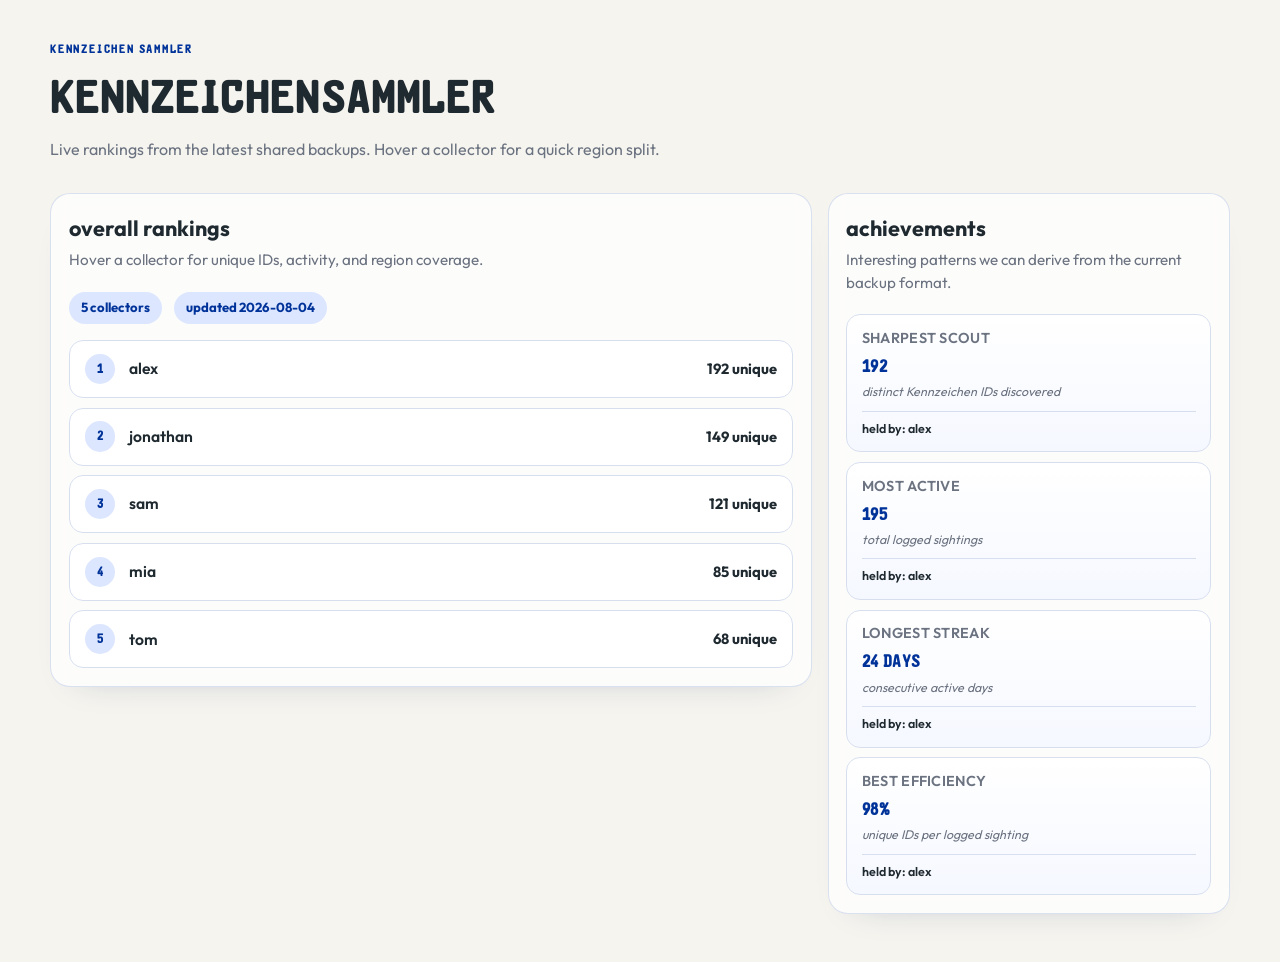
<file: index.html>
<!DOCTYPE html>
<html lang="en">
<head>
    <meta charset="UTF-8">
    <meta name="viewport" content="width=device-width, initial-scale=1.0">
    <title>Kennzeichensammler Scoreboard</title>
    <link rel="stylesheet" href="assets/style.css">
</head>
<body data-page="leaderboard">
    <div class="container">
        <header class="page-header">
            <p class="eyebrow">kennzeichen sammler</p>
            <h1>Kennzeichensammler</h1>
            <p class="page-intro">Live rankings from the latest shared backups. Hover a collector for a quick region split.</p>
        </header>

        <div class="page-layout">
            <main class="main-panel">
                <div class="section-heading">
                    <h2>overall rankings</h2>
                    <p>Hover a collector for unique IDs, activity, and region coverage.</p>
                </div>

                <div class="leaderboard-meta" id="leaderboard-meta"></div>
                <div class="leaderboard" id="leaderboard"></div>
            </main>

            <aside class="awards-section">
                <div class="section-heading">
                    <h2>achievements</h2>
                    <p>Interesting patterns we can derive from the current backup format.</p>
                </div>

                <div class="awards-list" id="awards-list"></div>
            </aside>
        </div>
    </div>

    <script src="assets/app.js"></script>
</body>
</html>
</file>
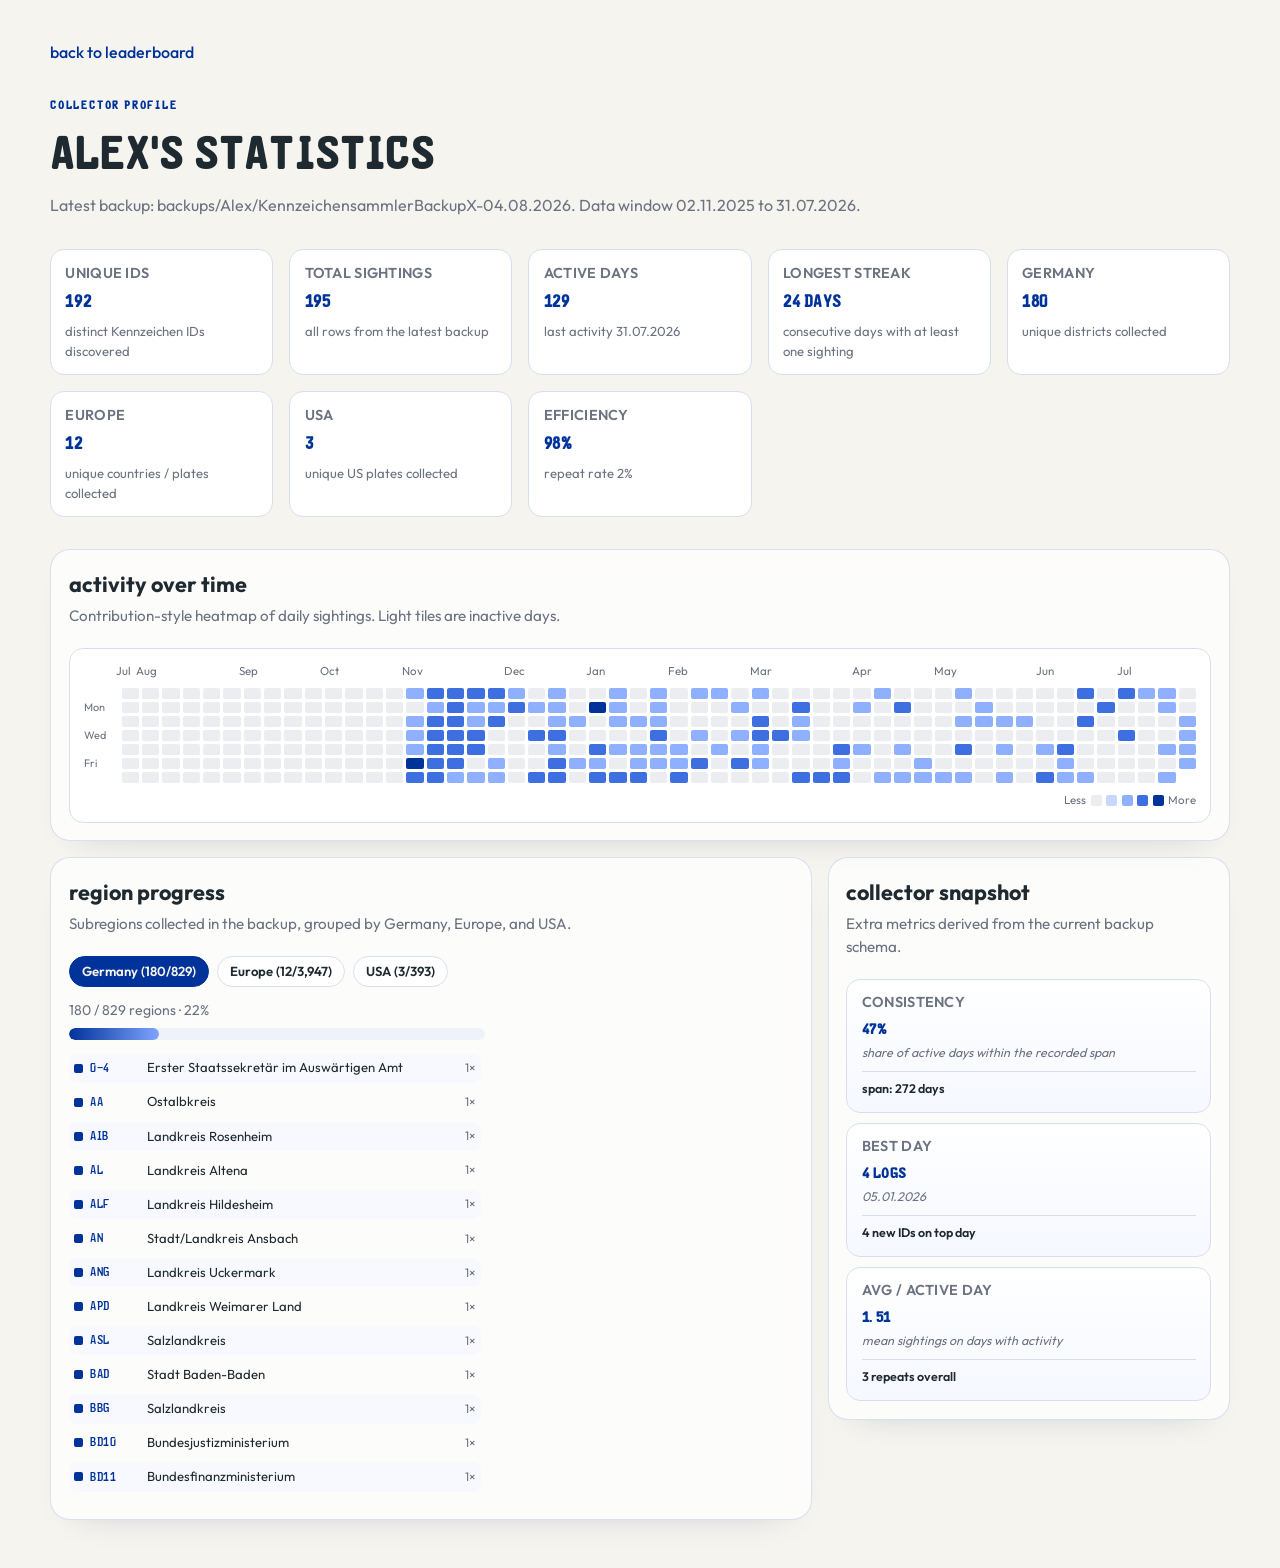
<file: profiles/alex.html>
<!DOCTYPE html>
<html lang="en">
<head>
    <meta charset="UTF-8">
    <meta name="viewport" content="width=device-width, initial-scale=1.0">
    <title>collector profile</title>
    <link rel="stylesheet" href="../assets/style.css">
</head>
<body data-page="profile" data-collector-id="alex">
    <div class="container">
        <a href="../index.html" class="back-link">back to leaderboard</a>

        <header class="profile-header">
            <p class="eyebrow">collector profile</p>
            <h1 id="profile-title">Collector statistics</h1>
            <p class="page-intro" id="profile-intro">Build-time statistics derived from the latest committed backup file.</p>
        </header>

        <div class="stats-grid" id="profile-stats"></div>

        <section class="main-panel profile-wide-panel">
            <div class="section-heading">
                <h2>activity over time</h2>
                <p>Contribution-style heatmap of daily sightings. Light tiles are inactive days.</p>
            </div>
            <div class="chart-card heatmap-card">
                <div class="chart-frame heatmap-frame" id="activity-chart"></div>
            </div>
        </section>

        <div class="profile-layout">
            <section class="main-panel">
                <div class="section-heading">
                    <h2>region progress</h2>
                    <p>Subregions collected in the backup, grouped by Germany, Europe, and USA.</p>
                </div>
                <div class="region-tabs" id="region-tabs" role="tablist" aria-label="Region categories"></div>
                <div class="region-panel" id="region-panel"></div>
            </section>

            <aside class="awards-section">
                <div class="section-heading">
                    <h2>collector snapshot</h2>
                    <p>Extra metrics derived from the current backup schema.</p>
                </div>
                <div class="awards-list" id="profile-highlights"></div>
            </aside>
        </div>
    </div>

    <script src="../assets/app.js"></script>
</body>
</html>
</file>
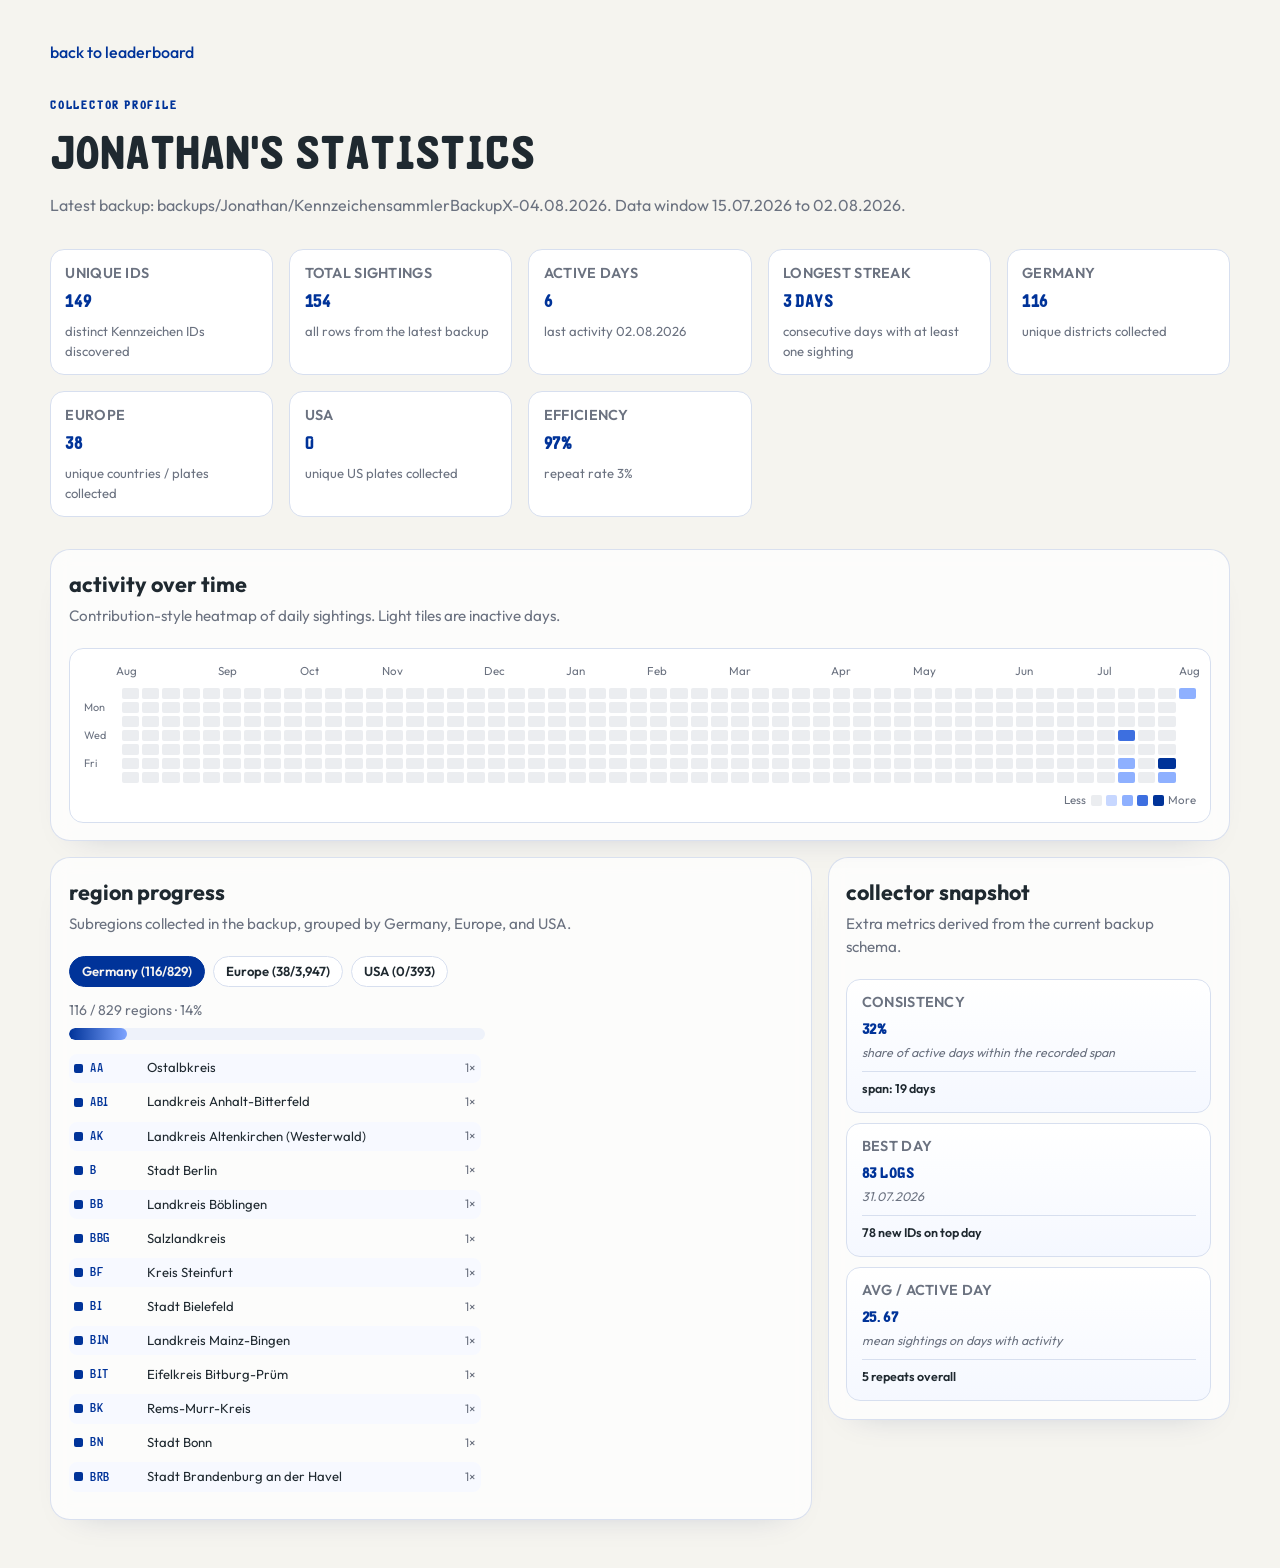
<file: profiles/jonathan.html>
<!DOCTYPE html>
<html lang="en">
<head>
    <meta charset="UTF-8">
    <meta name="viewport" content="width=device-width, initial-scale=1.0">
    <title>collector profile</title>
    <link rel="stylesheet" href="../assets/style.css">
</head>
<body data-page="profile" data-collector-id="jonathan">
    <div class="container">
        <a href="../index.html" class="back-link">back to leaderboard</a>

        <header class="profile-header">
            <p class="eyebrow">collector profile</p>
            <h1 id="profile-title">Collector statistics</h1>
            <p class="page-intro" id="profile-intro">Build-time statistics derived from the latest committed backup file.</p>
        </header>

        <div class="stats-grid" id="profile-stats"></div>

        <section class="main-panel profile-wide-panel">
            <div class="section-heading">
                <h2>activity over time</h2>
                <p>Contribution-style heatmap of daily sightings. Light tiles are inactive days.</p>
            </div>
            <div class="chart-card heatmap-card">
                <div class="chart-frame heatmap-frame" id="activity-chart"></div>
            </div>
        </section>

        <div class="profile-layout">
            <section class="main-panel">
                <div class="section-heading">
                    <h2>region progress</h2>
                    <p>Subregions collected in the backup, grouped by Germany, Europe, and USA.</p>
                </div>
                <div class="region-tabs" id="region-tabs" role="tablist" aria-label="Region categories"></div>
                <div class="region-panel" id="region-panel"></div>
            </section>

            <aside class="awards-section">
                <div class="section-heading">
                    <h2>collector snapshot</h2>
                    <p>Extra metrics derived from the current backup schema.</p>
                </div>
                <div class="awards-list" id="profile-highlights"></div>
            </aside>
        </div>
    </div>

    <script src="../assets/app.js"></script>
</body>
</html>
</file>
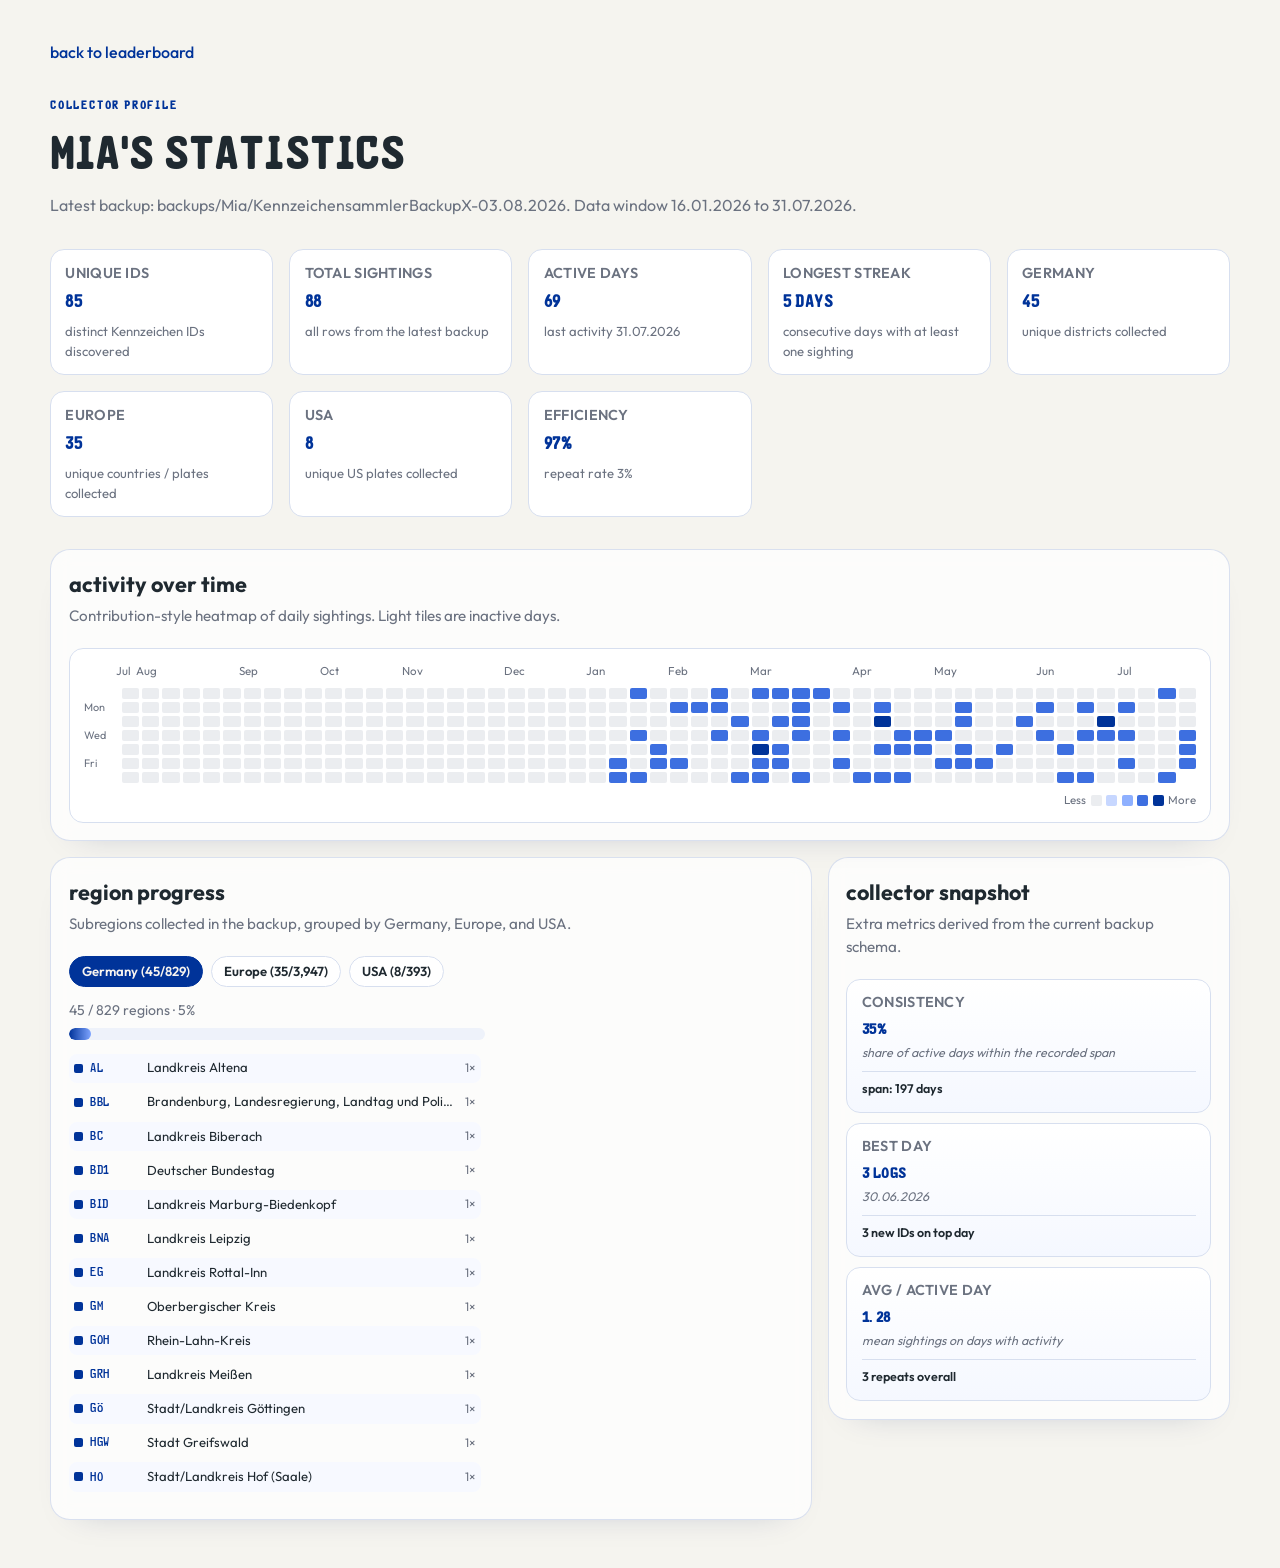
<file: profiles/mia.html>
<!DOCTYPE html>
<html lang="en">
<head>
    <meta charset="UTF-8">
    <meta name="viewport" content="width=device-width, initial-scale=1.0">
    <title>collector profile</title>
    <link rel="stylesheet" href="../assets/style.css">
</head>
<body data-page="profile" data-collector-id="mia">
    <div class="container">
        <a href="../index.html" class="back-link">back to leaderboard</a>

        <header class="profile-header">
            <p class="eyebrow">collector profile</p>
            <h1 id="profile-title">Collector statistics</h1>
            <p class="page-intro" id="profile-intro">Build-time statistics derived from the latest committed backup file.</p>
        </header>

        <div class="stats-grid" id="profile-stats"></div>

        <section class="main-panel profile-wide-panel">
            <div class="section-heading">
                <h2>activity over time</h2>
                <p>Contribution-style heatmap of daily sightings. Light tiles are inactive days.</p>
            </div>
            <div class="chart-card heatmap-card">
                <div class="chart-frame heatmap-frame" id="activity-chart"></div>
            </div>
        </section>

        <div class="profile-layout">
            <section class="main-panel">
                <div class="section-heading">
                    <h2>region progress</h2>
                    <p>Subregions collected in the backup, grouped by Germany, Europe, and USA.</p>
                </div>
                <div class="region-tabs" id="region-tabs" role="tablist" aria-label="Region categories"></div>
                <div class="region-panel" id="region-panel"></div>
            </section>

            <aside class="awards-section">
                <div class="section-heading">
                    <h2>collector snapshot</h2>
                    <p>Extra metrics derived from the current backup schema.</p>
                </div>
                <div class="awards-list" id="profile-highlights"></div>
            </aside>
        </div>
    </div>

    <script src="../assets/app.js"></script>
</body>
</html>
</file>
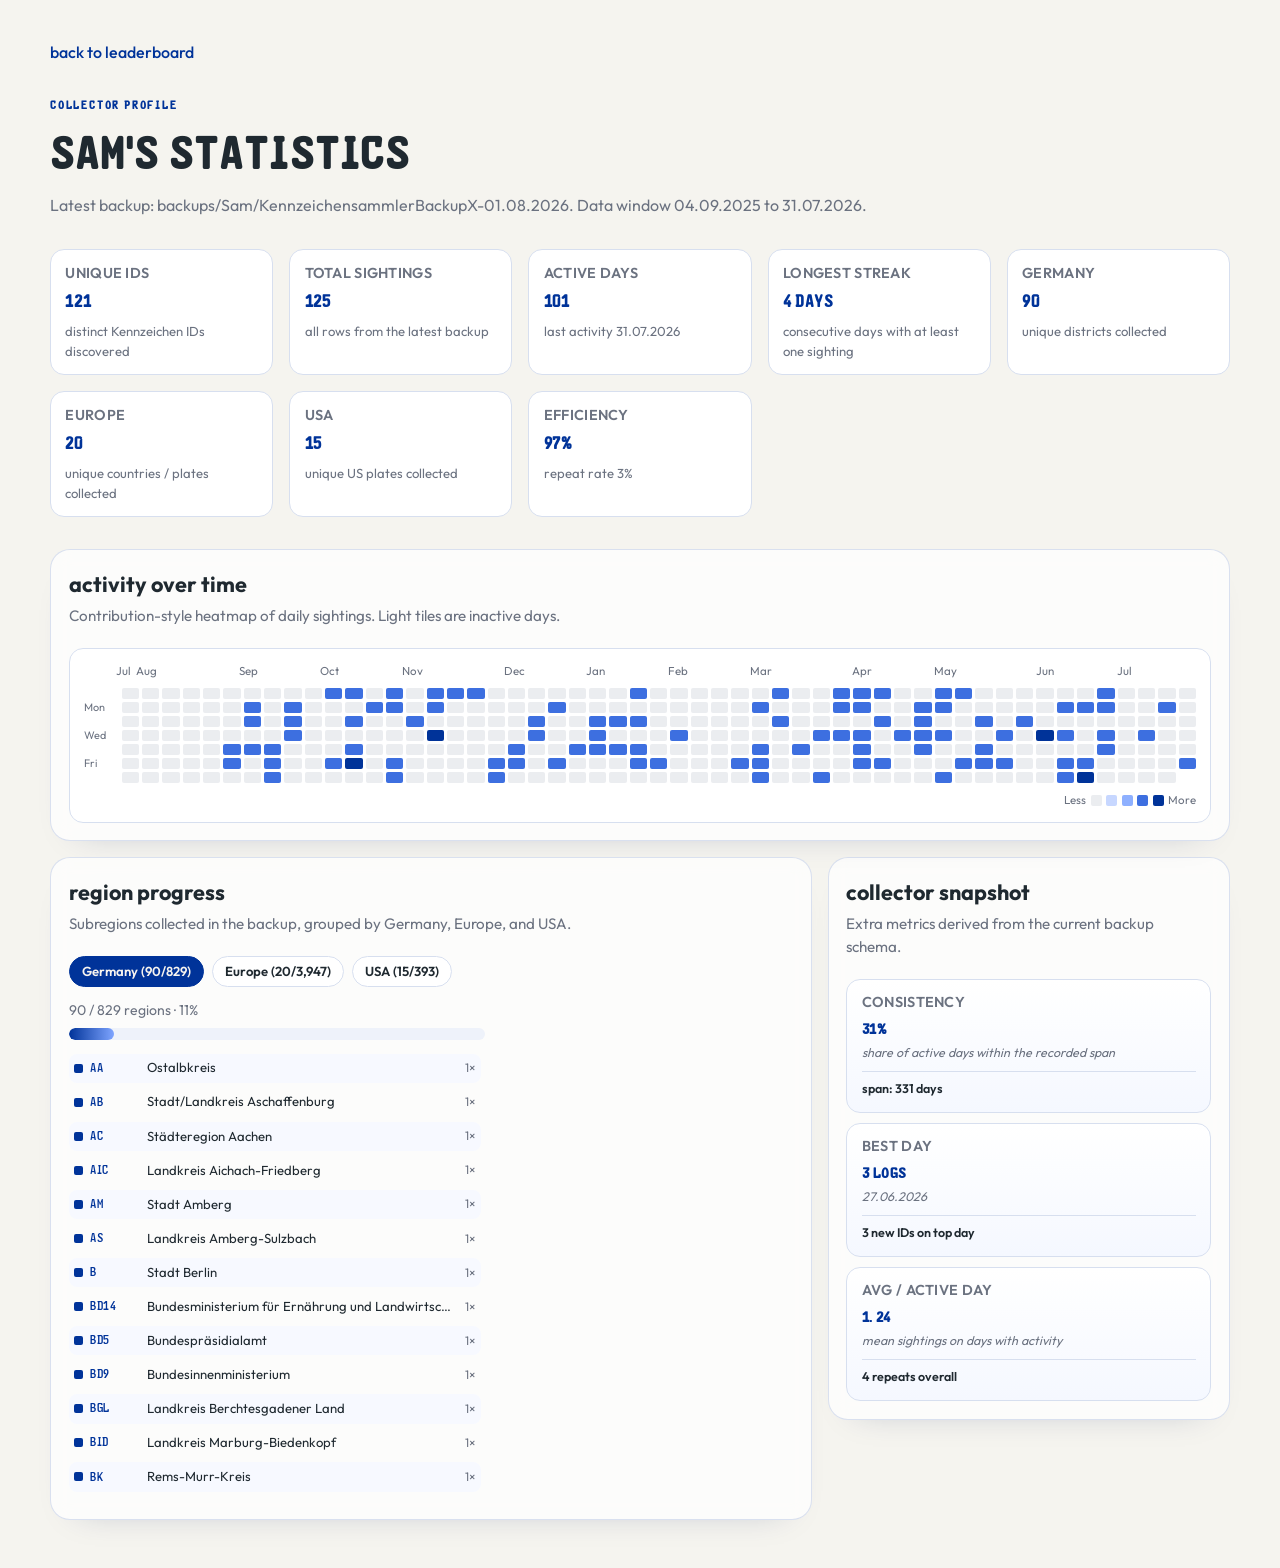
<file: profiles/sam.html>
<!DOCTYPE html>
<html lang="en">
<head>
    <meta charset="UTF-8">
    <meta name="viewport" content="width=device-width, initial-scale=1.0">
    <title>collector profile</title>
    <link rel="stylesheet" href="../assets/style.css">
</head>
<body data-page="profile" data-collector-id="sam">
    <div class="container">
        <a href="../index.html" class="back-link">back to leaderboard</a>

        <header class="profile-header">
            <p class="eyebrow">collector profile</p>
            <h1 id="profile-title">Collector statistics</h1>
            <p class="page-intro" id="profile-intro">Build-time statistics derived from the latest committed backup file.</p>
        </header>

        <div class="stats-grid" id="profile-stats"></div>

        <section class="main-panel profile-wide-panel">
            <div class="section-heading">
                <h2>activity over time</h2>
                <p>Contribution-style heatmap of daily sightings. Light tiles are inactive days.</p>
            </div>
            <div class="chart-card heatmap-card">
                <div class="chart-frame heatmap-frame" id="activity-chart"></div>
            </div>
        </section>

        <div class="profile-layout">
            <section class="main-panel">
                <div class="section-heading">
                    <h2>region progress</h2>
                    <p>Subregions collected in the backup, grouped by Germany, Europe, and USA.</p>
                </div>
                <div class="region-tabs" id="region-tabs" role="tablist" aria-label="Region categories"></div>
                <div class="region-panel" id="region-panel"></div>
            </section>

            <aside class="awards-section">
                <div class="section-heading">
                    <h2>collector snapshot</h2>
                    <p>Extra metrics derived from the current backup schema.</p>
                </div>
                <div class="awards-list" id="profile-highlights"></div>
            </aside>
        </div>
    </div>

    <script src="../assets/app.js"></script>
</body>
</html>
</file>
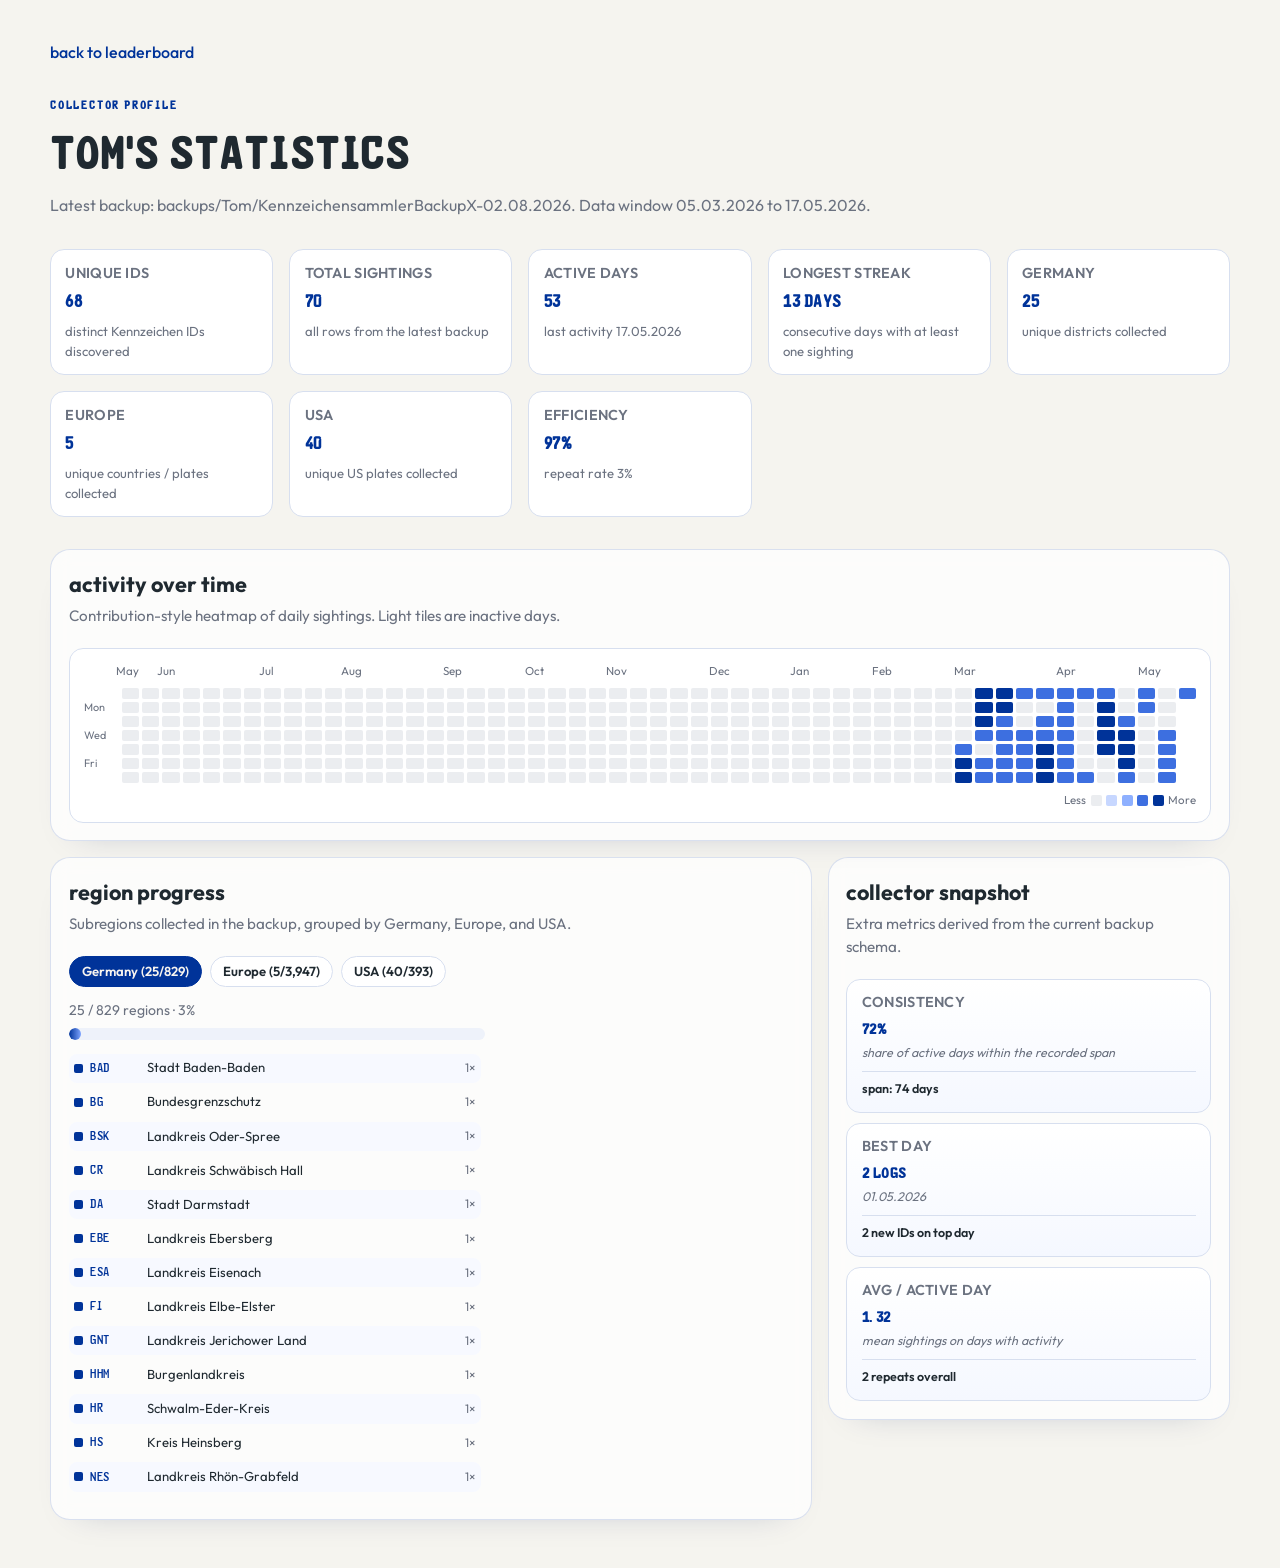
<file: profiles/tom.html>
<!DOCTYPE html>
<html lang="en">
<head>
    <meta charset="UTF-8">
    <meta name="viewport" content="width=device-width, initial-scale=1.0">
    <title>collector profile</title>
    <link rel="stylesheet" href="../assets/style.css">
</head>
<body data-page="profile" data-collector-id="tom">
    <div class="container">
        <a href="../index.html" class="back-link">back to leaderboard</a>

        <header class="profile-header">
            <p class="eyebrow">collector profile</p>
            <h1 id="profile-title">Collector statistics</h1>
            <p class="page-intro" id="profile-intro">Build-time statistics derived from the latest committed backup file.</p>
        </header>

        <div class="stats-grid" id="profile-stats"></div>

        <section class="main-panel profile-wide-panel">
            <div class="section-heading">
                <h2>activity over time</h2>
                <p>Contribution-style heatmap of daily sightings. Light tiles are inactive days.</p>
            </div>
            <div class="chart-card heatmap-card">
                <div class="chart-frame heatmap-frame" id="activity-chart"></div>
            </div>
        </section>

        <div class="profile-layout">
            <section class="main-panel">
                <div class="section-heading">
                    <h2>region progress</h2>
                    <p>Subregions collected in the backup, grouped by Germany, Europe, and USA.</p>
                </div>
                <div class="region-tabs" id="region-tabs" role="tablist" aria-label="Region categories"></div>
                <div class="region-panel" id="region-panel"></div>
            </section>

            <aside class="awards-section">
                <div class="section-heading">
                    <h2>collector snapshot</h2>
                    <p>Extra metrics derived from the current backup schema.</p>
                </div>
                <div class="awards-list" id="profile-highlights"></div>
            </aside>
        </div>
    </div>

    <script src="../assets/app.js"></script>
</body>
</html>
</file>
<file: assets/style.css>
@import url("https://fonts.googleapis.com/css2?family=Outfit:wght@300;400;500;600;700;800&display=swap");

@font-face {
    font-family: "FE-Schrift";
    src: url("fonts/GL-Nummernschild-Mtl.ttf") format("truetype");
    font-weight: 400;
    font-style: normal;
    font-display: swap;
}

:root {
    --bg-color: #f5f4ef;
    --text-main: #1f2930;
    --text-muted: #6b7280;
    --card-bg: #ffffff;
    --accent: #003399;
    --accent-soft: #dce6ff;
    --hover-bg: #f7f9ff;
    --border: #d7dfef;
    --shadow: 0 16px 34px -28px rgba(0, 31, 95, 0.28);
    --success-soft: #dff6ea;
    --success-text: #1d6b49;
}

* {
    box-sizing: border-box;
    margin: 0;
    padding: 0;
    font-family: "Outfit", "Segoe UI", sans-serif;
}

body {
    background-color: var(--bg-color);
    color: var(--text-main);
    padding: 2.5rem 1.25rem 3rem;
    line-height: 1.5;
}

.container {
    max-width: 1180px;
    margin: 0 auto;
}

h1 {
    font-size: clamp(2.2rem, 4vw, 3.5rem);
    line-height: 1.05;
    margin-bottom: 0.75rem;
    color: var(--text-main);
    font-family: "FE-Schrift", "Outfit", sans-serif;
    letter-spacing: 0.04em;
    text-transform: uppercase;
}

h2 {
    font-size: 1.35rem;
    margin: 0;
    color: var(--text-main);
}

h3 {
    font-size: 0.9rem;
    color: var(--text-muted);
    font-weight: 600;
    letter-spacing: 0.02em;
    text-transform: uppercase;
}

a {
    text-decoration: none;
    color: inherit;
}

.page-header,
.profile-header {
    margin-bottom: 2rem;
}

.eyebrow {
    color: var(--accent);
    font-size: 0.8rem;
    font-weight: 700;
    letter-spacing: 0.14em;
    text-transform: uppercase;
    margin-bottom: 0.75rem;
    font-family: "FE-Schrift", "Outfit", sans-serif;
}

.page-intro {
    max-width: 56rem;
    color: var(--text-muted);
    font-size: 1rem;
}

.page-layout,
.profile-layout {
    display: grid;
    grid-template-columns: minmax(0, 1.8fr) minmax(280px, 0.95fr);
    gap: 1rem;
    align-items: start;
    overflow: visible;
}

.main-panel,
.awards-section {
    background: rgba(255, 255, 255, 0.72);
    border: 1px solid rgba(215, 223, 239, 0.95);
    border-radius: 20px;
    padding: 1.1rem;
    box-shadow: var(--shadow);
    backdrop-filter: blur(10px);
}

.main-panel {
    position: relative;
    z-index: 2;
}

.awards-section {
    position: relative;
    z-index: 1;
}

.section-heading {
    display: flex;
    flex-direction: column;
    gap: 0.3rem;
    margin-bottom: 1.25rem;
}

.compact-heading {
    margin-bottom: 0.9rem;
}

.section-heading p {
    color: var(--text-muted);
    font-size: 0.95rem;
}

.leaderboard-meta {
    display: inline-flex;
    gap: 0.75rem;
    flex-wrap: wrap;
    margin-bottom: 1rem;
}

.meta-chip {
    background: var(--accent-soft);
    border-radius: 999px;
    color: var(--accent);
    font-size: 0.82rem;
    font-weight: 700;
    padding: 0.4rem 0.75rem;
}

.leaderboard {
    display: flex;
    flex-direction: column;
    gap: 0.6rem;
}

.row {
    position: relative;
    background: var(--card-bg);
    border: 1px solid var(--border);
    border-radius: 14px;
    padding: 0.8rem 0.95rem;
    transition: border-color 0.2s ease, transform 0.2s ease, box-shadow 0.2s ease;
    display: flex;
    flex-direction: column;
    gap: 0.25rem;
}

.row:hover {
    background: var(--hover-bg);
    transform: translateY(-2px);
    border-color: #97b2ef;
    box-shadow: 0 16px 30px -26px rgba(0, 51, 153, 0.28);
}

.primary-info {
    display: flex;
    align-items: center;
    gap: 0.85rem;
    font-size: 0.98rem;
    font-weight: 600;
    flex-wrap: wrap;
}

.rank {
    color: var(--accent);
    min-width: 1.9rem;
    min-height: 1.9rem;
    display: inline-flex;
    align-items: center;
    justify-content: center;
    border-radius: 999px;
    background: var(--accent-soft);
    font-size: 0.85rem;
    font-family: "FE-Schrift", "Outfit", sans-serif;
    letter-spacing: 0.05em;
}

.name {
    text-transform: lowercase;
}

.score {
    margin-left: auto;
    color: var(--text-main);
    font-weight: 700;
    font-size: 0.92rem;
}

.hover-info {
    position: absolute;
    left: calc(100% + 0.75rem);
    top: 50%;
    transform: translateY(-50%) translateX(-6px);
    opacity: 0;
    pointer-events: none;
    display: grid;
    gap: 0.2rem;
    min-width: 210px;
    padding: 0.65rem 0.8rem;
    background: rgba(0, 44, 132, 0.97);
    color: #f7f4ef;
    border-radius: 12px;
    font-size: 0.8rem;
    line-height: 1.35;
    box-shadow: 0 16px 30px -24px rgba(31, 41, 48, 0.6);
    transition: opacity 0.18s ease, transform 0.18s ease;
    z-index: 2;
}

.hover-info::before {
    content: "";
    position: absolute;
    left: -6px;
    top: 50%;
    width: 12px;
    height: 12px;
    background: rgba(0, 44, 132, 0.97);
    transform: translateY(-50%) rotate(45deg);
}

.row:hover .hover-info {
    opacity: 1;
    transform: translateY(-50%) translateX(0);
}

.back-link {
    display: inline-block;
    color: var(--accent);
    margin-bottom: 2rem;
    font-weight: 500;
}

.stat-card,
.chart-card {
    background: var(--card-bg);
    padding: 0.8rem 0.9rem;
    border-radius: 14px;
    border: 1px solid var(--border);
}

.chart-card + .chart-card {
    margin-top: 1rem;
}

.stat-value {
    font-size: 1.2rem;
    font-weight: 700;
    margin-top: 0.2rem;
    color: var(--accent);
    font-family: "FE-Schrift", "Outfit", sans-serif;
    letter-spacing: 0.03em;
}

.stat-context {
    margin-top: 0.35rem;
    color: var(--text-muted);
    font-size: 0.82rem;
}

.stats-grid {
    display: grid;
    grid-template-columns: repeat(auto-fit, minmax(200px, 1fr));
    gap: 1rem;
    margin-bottom: 2rem;
}

.chart-frame {
    min-height: 180px;
}

.profile-wide-panel {
    margin-bottom: 1rem;
}

.heatmap-card {
    overflow-x: auto;
}

.heatmap-frame {
    min-height: 0;
}

.heatmap {
    display: grid;
    gap: 0.55rem;
    min-width: 720px;
}

.heatmap-months {
    display: grid;
    gap: 0.2rem;
    margin-left: 2rem;
    color: var(--text-muted);
    font-size: 0.72rem;
}

.heatmap-month {
    white-space: nowrap;
}

.heatmap-body {
    display: grid;
    grid-template-columns: 2rem 1fr;
    gap: 0.35rem;
    align-items: stretch;
}

.heatmap-weekdays {
    display: grid;
    grid-template-rows: repeat(7, 11px);
    gap: 3px;
    color: var(--text-muted);
    font-size: 0.68rem;
    align-items: center;
}

.heatmap-grid {
    display: grid;
    gap: 3px;
}

.heatmap-week {
    display: grid;
    grid-template-rows: repeat(7, 11px);
    gap: 3px;
}

.heatmap-day {
    width: 100%;
    min-width: 11px;
    height: 11px;
    border-radius: 2px;
    background: #ebedf0;
}

.heatmap-day[data-level="1"] { background: #c7d7ff; }
.heatmap-day[data-level="2"] { background: #8eb0ff; }
.heatmap-day[data-level="3"] { background: #3d6fe0; }
.heatmap-day[data-level="4"] { background: #003399; }
.heatmap-day.is-empty { background: transparent; }

.heatmap-legend {
    display: inline-flex;
    align-items: center;
    gap: 0.28rem;
    justify-content: flex-end;
    color: var(--text-muted);
    font-size: 0.72rem;
}

.heatmap-legend .heatmap-day {
    width: 11px;
    min-width: 11px;
}

.region-tabs {
    display: flex;
    flex-wrap: wrap;
    gap: 0.5rem;
    margin-bottom: 0.85rem;
}

.region-tab {
    appearance: none;
    border: 1px solid var(--border);
    background: #fff;
    color: var(--text-main);
    border-radius: 999px;
    padding: 0.4rem 0.75rem;
    font-size: 0.82rem;
    font-weight: 600;
    cursor: pointer;
    transition: border-color 0.15s ease, background 0.15s ease, color 0.15s ease;
}

.region-tab.is-active,
.region-tab[aria-selected="true"] {
    background: var(--accent);
    border-color: var(--accent);
    color: #f7f4ef;
}

.region-panel {
    max-width: 26rem;
}

.region-summary {
    margin-bottom: 0.45rem;
    color: var(--text-muted);
    font-size: 0.88rem;
}

.region-overall {
    margin-bottom: 0.85rem;
}

.region-overall-track {
    height: 0.55rem;
}

.region-compact-list {
    display: grid;
    gap: 0.28rem;
    max-height: 28rem;
    overflow: auto;
    padding-right: 0.2rem;
}

.region-compact-row {
    display: grid;
    grid-template-columns: 0.55rem 3.1rem minmax(0, 1fr) auto;
    gap: 0.45rem;
    align-items: center;
    padding: 0.28rem 0.35rem;
    border-radius: 8px;
}

.region-compact-row:nth-child(odd) {
    background: #f7f9ff;
}

.region-marker {
    width: 0.55rem;
    height: 0.55rem;
    border-radius: 2px;
    background: var(--accent);
}

.region-compact-row.is-missing .region-marker {
    background: #d7dfef;
}

.region-code {
    font-family: "FE-Schrift", "Outfit", sans-serif;
    letter-spacing: 0.04em;
    color: var(--accent);
    font-size: 0.86rem;
}

.region-name {
    color: var(--text-main);
    font-size: 0.82rem;
    white-space: nowrap;
    overflow: hidden;
    text-overflow: ellipsis;
}

.region-meta {
    color: var(--text-muted);
    font-size: 0.75rem;
}

.region-compact-row.is-missing .region-code,
.region-compact-row.is-missing .region-name {
    color: var(--text-muted);
}

.bar-list {
    display: grid;
    gap: 0.75rem;
}

.bar-item {
    display: grid;
    gap: 0.35rem;
}

.bar-item-header {
    display: flex;
    justify-content: space-between;
    gap: 0.75rem;
    font-size: 0.85rem;
    color: var(--text-main);
}

.bar-track {
    height: 0.72rem;
    border-radius: 999px;
    background: #eef2fa;
    overflow: hidden;
}

.bar-fill {
    height: 100%;
    border-radius: inherit;
    background: linear-gradient(90deg, #003399, #7ea4ff);
}

.awards-list {
    display: grid;
    gap: 0.6rem;
}

.award-card {
    background: linear-gradient(180deg, #ffffff, #f5f8ff);
    border-color: #d7dfef;
}

.award-context {
    font-size: 0.78rem;
    color: var(--text-muted);
    margin-top: 0.1rem;
    font-style: italic;
}

.award-winner {
    font-size: 0.78rem;
    font-weight: 600;
    color: var(--text-main);
    margin-top: 0.55rem;
    padding-top: 0.5rem;
    border-top: 1px solid var(--border);
}

.highlight-card .stat-value {
    font-size: 1.05rem;
}

.empty-state {
    background: var(--card-bg);
    border: 1px dashed var(--border);
    border-radius: 14px;
    color: var(--text-muted);
    padding: 1rem;
    text-align: center;
}

@media (max-width: 900px) {
    .page-layout,
    .profile-layout {
        grid-template-columns: 1fr;
    }

    .hover-info {
        left: auto;
        right: 0.75rem;
        top: calc(100% + 0.45rem);
        transform: translateY(-4px);
    }

    .hover-info::before {
        left: auto;
        right: 16px;
        top: -6px;
        transform: rotate(45deg);
    }

    .row:hover .hover-info {
        transform: translateY(0);
    }
}

@media (max-width: 640px) {
    body {
        padding: 1.25rem 0.85rem 2rem;
    }

    .main-panel,
    .awards-section {
        padding: 1rem;
        border-radius: 18px;
    }

    .primary-info {
        align-items: flex-start;
    }

    .score {
        margin-left: 0;
        width: 100%;
    }

    .hover-info {
        position: static;
        transform: none;
        opacity: 1;
        pointer-events: auto;
        min-width: 0;
        margin-top: 0.35rem;
        background: var(--hover-bg);
        color: var(--text-muted);
        box-shadow: none;
        border: 1px solid var(--border);
    }

    .hover-info::before {
        display: none;
    }

    .row:hover .hover-info {
        transform: none;
    }

    .bar-item-header {
        flex-direction: column;
        align-items: flex-start;
    }

    .heatmap {
        min-width: 560px;
    }
}
</file>
